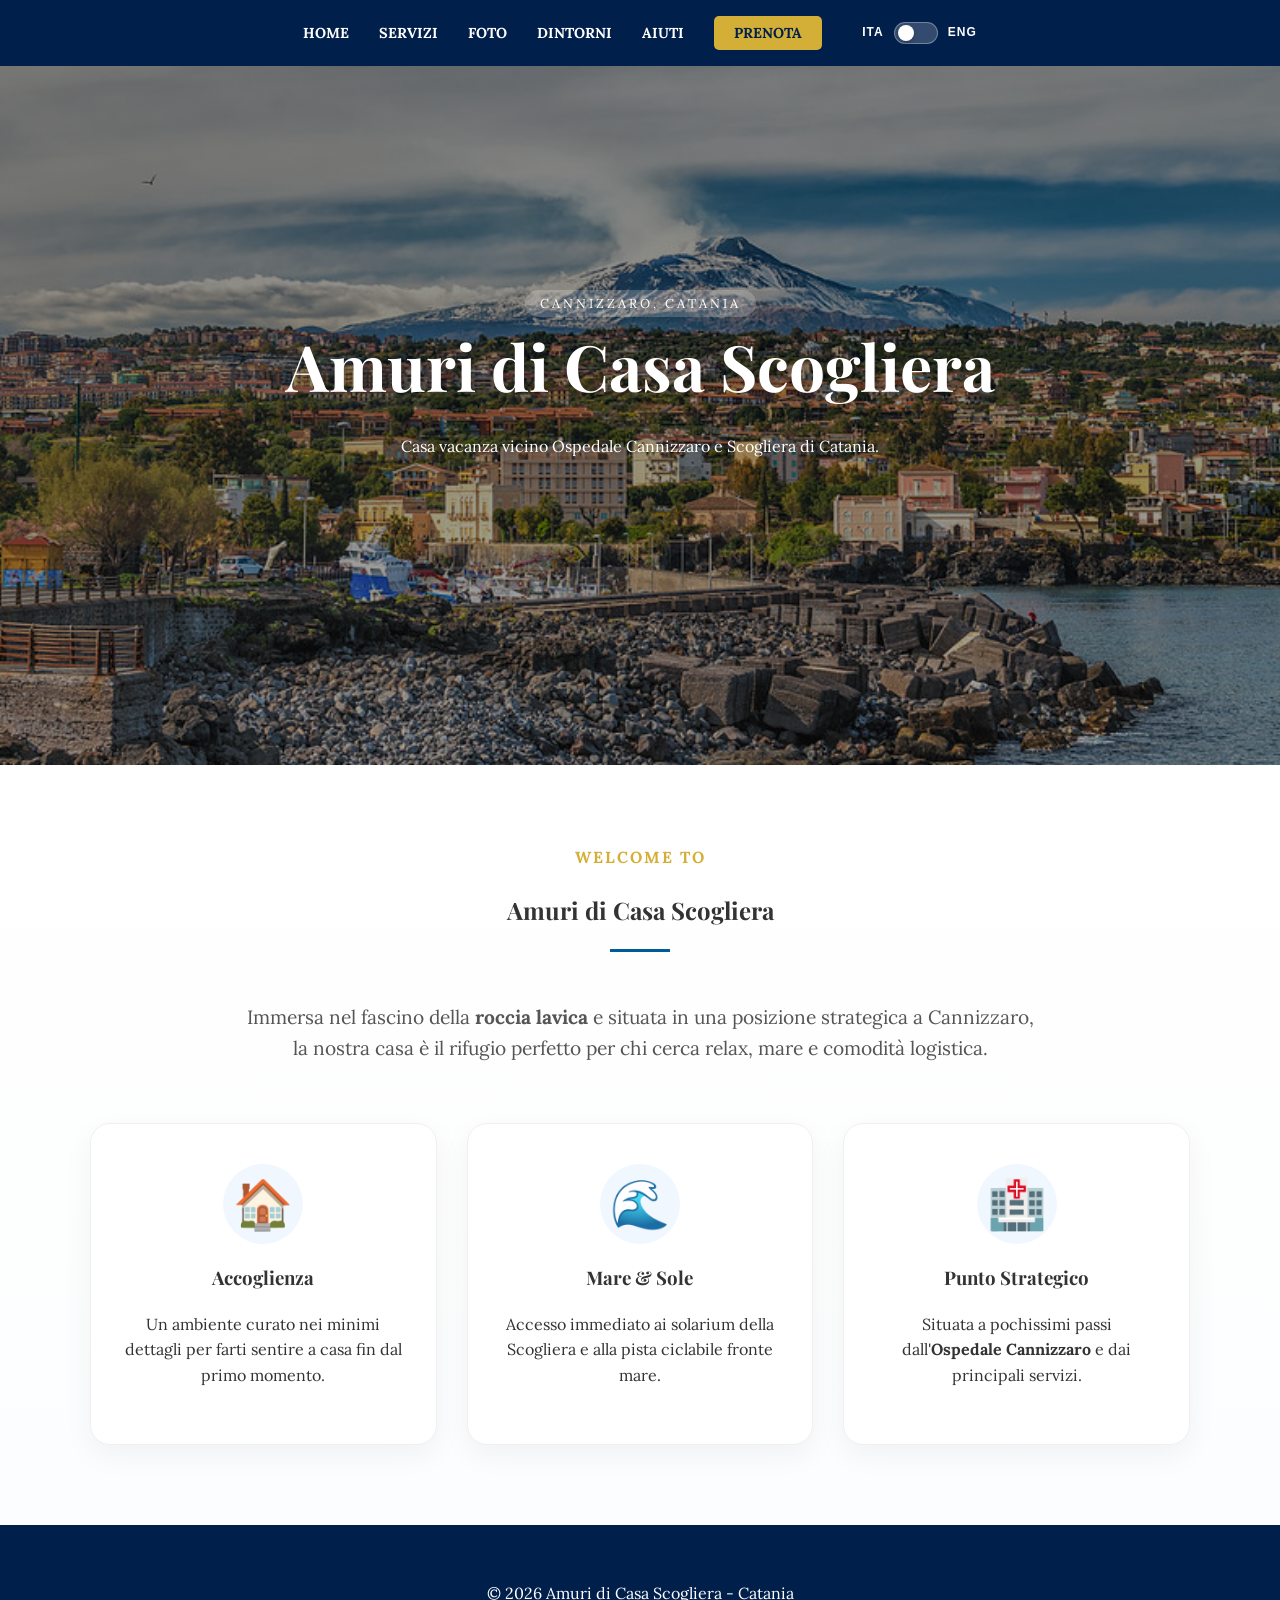
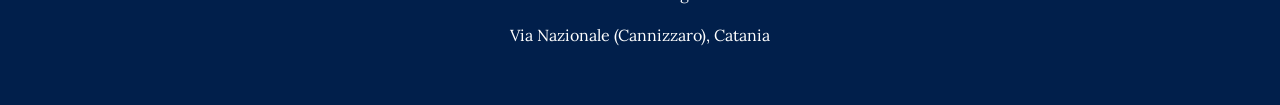
<file: index.html>
<!DOCTYPE html>
<html lang="it">

<head>
    <meta charset="UTF-8">
    <meta name="viewport" content="width=device-width, initial-scale=1.0">
    <title>Casa Vacanza vicino Ospedale Cannizzaro | Amuri di Casa Scogliera Catania</title>
    <meta name="description"
        content="Casa vacanza a Cannizzaro, Catania, a pochi minuti dall'Ospedale Cannizzaro. Amuri di Casa Scogliera: mare, comfort e posizione strategica per soggiorni brevi e lunghi.">
    <meta name="robots" content="index, follow">
    <link rel="canonical" href="/">
    <meta property="og:type" content="website">
    <meta property="og:locale" content="it_IT">
    <meta property="og:title" content="Casa Vacanza vicino Ospedale Cannizzaro | Amuri di Casa Scogliera Catania">
    <meta property="og:description"
        content="Soggiorna a Cannizzaro in una casa vacanza vicino all'Ospedale Cannizzaro e al mare della Scogliera di Catania.">
    <meta property="og:image" content="img/hero-mare.jpg">
    <meta name="twitter:card" content="summary_large_image">
    <meta name="twitter:title" content="Amuri di Casa Scogliera - Casa Vacanza a Cannizzaro">
    <meta name="twitter:description"
        content="Casa vacanza vicino Ospedale Cannizzaro e Scogliera di Catania, ideale per relax e soggiorni di supporto sanitario.">
    <link rel="stylesheet" href="css/style.css">
    <link
        href="https://fonts.googleapis.com/css2?family=Lora:wght@400;700&family=Playfair+Display:wght@700&display=swap"
        rel="stylesheet">
    <script type="application/ld+json">
        {
            "@context": "https://schema.org",
            "@type": "LodgingBusiness",
            "name": "Amuri di Casa Scogliera",
            "description": "Casa vacanza a Cannizzaro, Catania, vicino Ospedale Cannizzaro e Scogliera.",
            "telephone": "+39 3389144205",
            "address": {
                "@type": "PostalAddress",
                "streetAddress": "Via della Scogliera 13",
                "addressLocality": "Catania",
                "addressRegion": "CT",
                "postalCode": "95021",
                "addressCountry": "IT"
            }
        }
    </script>
</head>

<body>

    <div class="home-bg">
        <header class="site-header">
            <nav class="nav-container">
                <button type="button" class="hamburger" aria-label="Apri menu e servizi" aria-expanded="false"
                    onclick="toggleMenu()">
                    <span class="hamburger-icon" aria-hidden="true"><span></span><span></span><span></span></span>
                    <span class="hamburger-label">Menu e servizi</span>
                </button>
                <ul>
                    <li><a href="index.html">Home</a></li>
                    <li><a href="servizi.html">Servizi</a></li>
                    <li><a href="foto.html">Foto</a></li>
                    <li><a href="dintorni.html">Dintorni</a></li>
                    <li><a href="aiuti.html">Aiuti</a></li>
                    <li><a href="contatti.html" class="nav-cta">Prenota</a></li>
                </ul>

                <div class="language-switch notraslate" translate="no">
                    <span class="lang-label">ITA</span>
                    <label class="switch">
                        <input type="checkbox" id="lang-toggle" onclick="toggleLanguage()">
                        <span class="slider round"></span>
                    </label>
                    <span class="lang-label">ENG</span>
                </div>

                <div id="google_translate_element" style="display:none;"></div>
            </nav>
        </header>

        <div class="hero-text">
            <span class="hero-tag">Cannizzaro, Catania</span>
            <h1>Amuri di Casa Scogliera</h1>
            <p>Casa vacanza vicino Ospedale Cannizzaro e Scogliera di Catania.</p>
        </div>
    </div>

    <section class="full-description">
        <div class="description-content">
            <div class="section-title">
                <span class="subtitle">Welcome to</span>
                <h2>Amuri di Casa Scogliera</h2>
                <div class="divider"></div>
            </div>

            <p class="lead-text">
                Immersa nel fascino della <strong>roccia lavica</strong> e situata in una posizione strategica a
                Cannizzaro, la nostra casa è il rifugio perfetto per chi cerca relax, mare e comodità logistica.
            </p>

            <div class="features-grid">
                <div class="feature-card">
                    <div class="card-image-placeholder">🏠</div>
                    <div class="card-info">
                        <h3>Accoglienza</h3>
                        <p>Un ambiente curato nei minimi dettagli per farti sentire a casa fin dal primo momento.</p>
                    </div>
                </div>

                <div class="feature-card">
                    <div class="card-image-placeholder">🌊</div>
                    <div class="card-info">
                        <h3>Mare & Sole</h3>
                        <p>Accesso immediato ai solarium della Scogliera e alla pista ciclabile fronte mare.</p>
                    </div>
                </div>

                <div class="feature-card">
                    <div class="card-image-placeholder">🏥</div>
                    <div class="card-info">
                        <h3>Punto Strategico</h3>
                        <p>Situata a pochissimi passi dall'<strong>Ospedale Cannizzaro</strong> e dai principali
                            servizi.</p>
                    </div>
                </div>
            </div>
        </div>
    </section>

    <footer>
        <p>© 2026 Amuri di Casa Scogliera - Catania</p>
        <p>Via Nazionale (Cannizzaro), Catania</p>
    </footer>

    <script src="js/script.js"></script>
    <script src="https://translate.google.com/translate_a/element.js?cb=googleTranslateElementInit"></script>

</body>

</html>
</file>
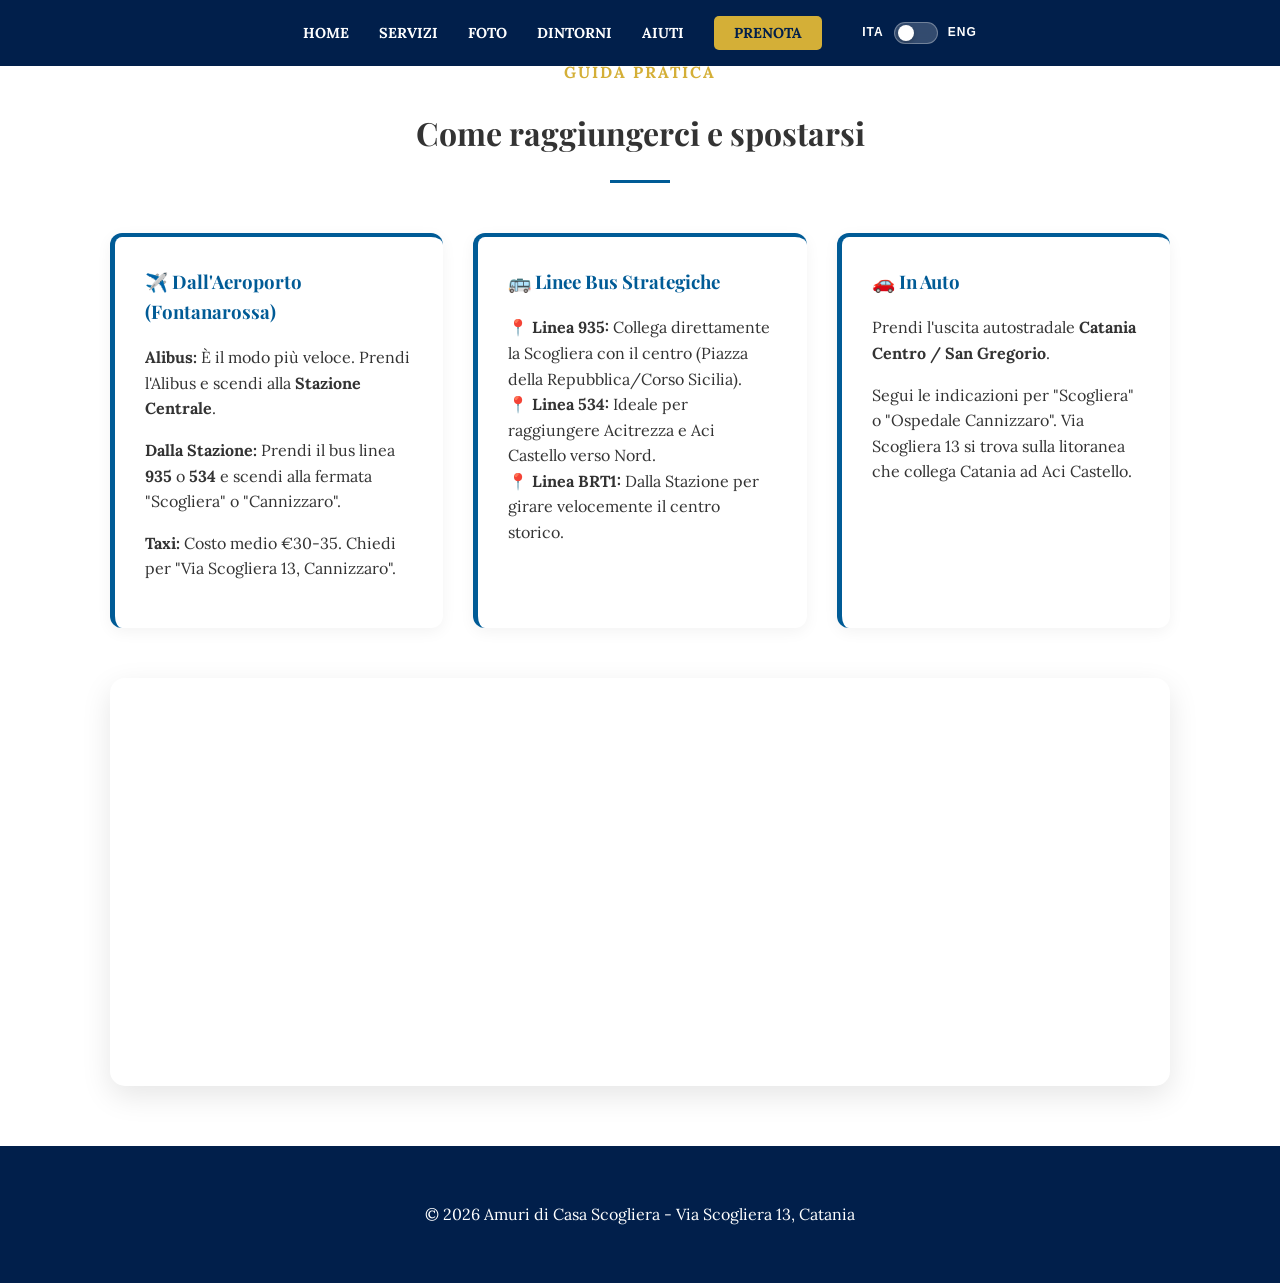
<file: aiuti.html>
<!DOCTYPE html>
<html lang="it">

<head>
    <meta charset="UTF-8">
    <meta name="viewport" content="width=device-width, initial-scale=1.0">
    <title>Come Raggiungerci a Cannizzaro | Amuri di Casa Scogliera</title>
    <meta name="description"
        content="Guida trasporti per raggiungere Amuri di Casa Scogliera a Cannizzaro: aeroporto, bus, auto e mappa per la casa vacanza vicino Ospedale Cannizzaro.">
    <meta name="robots" content="index, follow">
    <link rel="canonical" href="/aiuti.html">
    <meta property="og:type" content="website">
    <meta property="og:locale" content="it_IT">
    <meta property="og:title" content="Come Raggiungerci a Cannizzaro | Amuri di Casa Scogliera">
    <meta property="og:description"
        content="Informazioni utili su trasporti e spostamenti verso la casa vacanza in Via della Scogliera 13 a Catania.">
    <meta property="og:image" content="img/hero-mare.jpg">
    <meta name="twitter:card" content="summary_large_image">
    <link rel="stylesheet" href="css/style.css">
    <link
        href="https://fonts.googleapis.com/css2?family=Lora:wght@400;700&family=Playfair+Display:wght@700&display=swap"
        rel="stylesheet">
</head>

<body>
    <header class="site-header">
        <nav class="nav-container">
            <button type="button" class="hamburger" aria-label="Apri menu e servizi" aria-expanded="false"
                onclick="toggleMenu()">
                <span class="hamburger-icon" aria-hidden="true"><span></span><span></span><span></span></span>
                <span class="hamburger-label">Menu e servizi</span>
            </button>
            <ul>
                <li><a href="index.html">Home</a></li>
                <li><a href="servizi.html">Servizi</a></li>
                <li><a href="foto.html">Foto</a></li>
                <li><a href="dintorni.html">Dintorni</a></li>
                <li><a href="aiuti.html">Aiuti</a></li>
                <li><a href="contatti.html" class="nav-cta">Prenota</a></li>
            </ul>

            <div class="language-switch notraslate" translate="no">
                <span class="lang-label">ITA</span>
                <label class="switch">
                    <input type="checkbox" id="lang-toggle" onclick="toggleLanguage()">
                    <span class="slider round"></span>
                </label>
                <span class="lang-label">ENG</span>
            </div>

            <div id="google_translate_element" style="display:none;"></div>
        </nav>
    </header>

    <main style="max-width: 1100px; margin: 0 auto; padding: 60px 20px;">
        <div class="section-title" style="text-align: center; margin-bottom: 50px;">
            <span class="subtitle">Guida Pratica</span>
            <h1>Come raggiungerci e spostarsi</h1>
            <div class="divider"></div>
        </div>

        <div class="grid-container">
            <div class="grid-item">
                <h3>✈️ Dall'Aeroporto (Fontanarossa)</h3>
                <p><strong>Alibus:</strong> È il modo più veloce. Prendi l'Alibus e scendi alla <strong>Stazione
                        Centrale</strong>.</p>
                <p><strong>Dalla Stazione:</strong> Prendi il bus linea <strong>935</strong> o <strong>534</strong> e
                    scendi alla fermata "Scogliera" o "Cannizzaro".</p>
                <p><strong>Taxi:</strong> Costo medio €30-35. Chiedi per "Via Scogliera 13, Cannizzaro".</p>
            </div>

            <div class="grid-item">
                <h3>🚌 Linee Bus Strategiche</h3>
                <ul style="list-style: none; padding: 0;">
                    <li>📍 <strong>Linea 935:</strong> Collega direttamente la Scogliera con il centro (Piazza della
                        Repubblica/Corso Sicilia).</li>
                    <li>📍 <strong>Linea 534:</strong> Ideale per raggiungere Acitrezza e Aci Castello verso Nord.</li>
                    <li>📍 <strong>Linea BRT1:</strong> Dalla Stazione per girare velocemente il centro storico.</li>
                </ul>
            </div>

            <div class="grid-item">
                <h3>🚗 In Auto</h3>
                <p>Prendi l'uscita autostradale <strong>Catania Centro / San Gregorio</strong>.</p>
                <p>Segui le indicazioni per "Scogliera" o "Ospedale Cannizzaro". Via Scogliera 13 si trova sulla
                    litoranea che collega Catania ad Aci Castello.</p>
            </div>
        </div>

        <div style="margin-top: 50px; border-radius: 15px; overflow: hidden; box-shadow: 0 10px 30px rgba(0,0,0,0.1);">
            <iframe
                src="https://www.google.com/maps/embed?pb=!1m18!1m12!1m3!1d3164.332304892465!2d15.127818776472477!3d37.523616672049444!2m3!1f0!2f0!3f0!3m2!1i1024!2i768!4f13.1!3m3!1m2!1s0x1313fc6932450849%3A0x633d9c18406f0e21!2sVia%20Scogliera%2C%2013%2C%2095021%20Catania%20CT!5e0!3m2!1sit!2sit!4v1709310000000!5m2!1sit!2sit"
                width="100%" height="400" style="border:0;" allowfullscreen="" loading="lazy">
            </iframe>
        </div>
    </main>

    <footer>
        <p>© 2026 Amuri di Casa Scogliera - Via Scogliera 13, Catania</p>
    </footer>

    <script src="js/script.js"></script>
    <script src="https://translate.google.com/translate_a/element.js?cb=googleTranslateElementInit"></script>

</body>

</html>
</file>
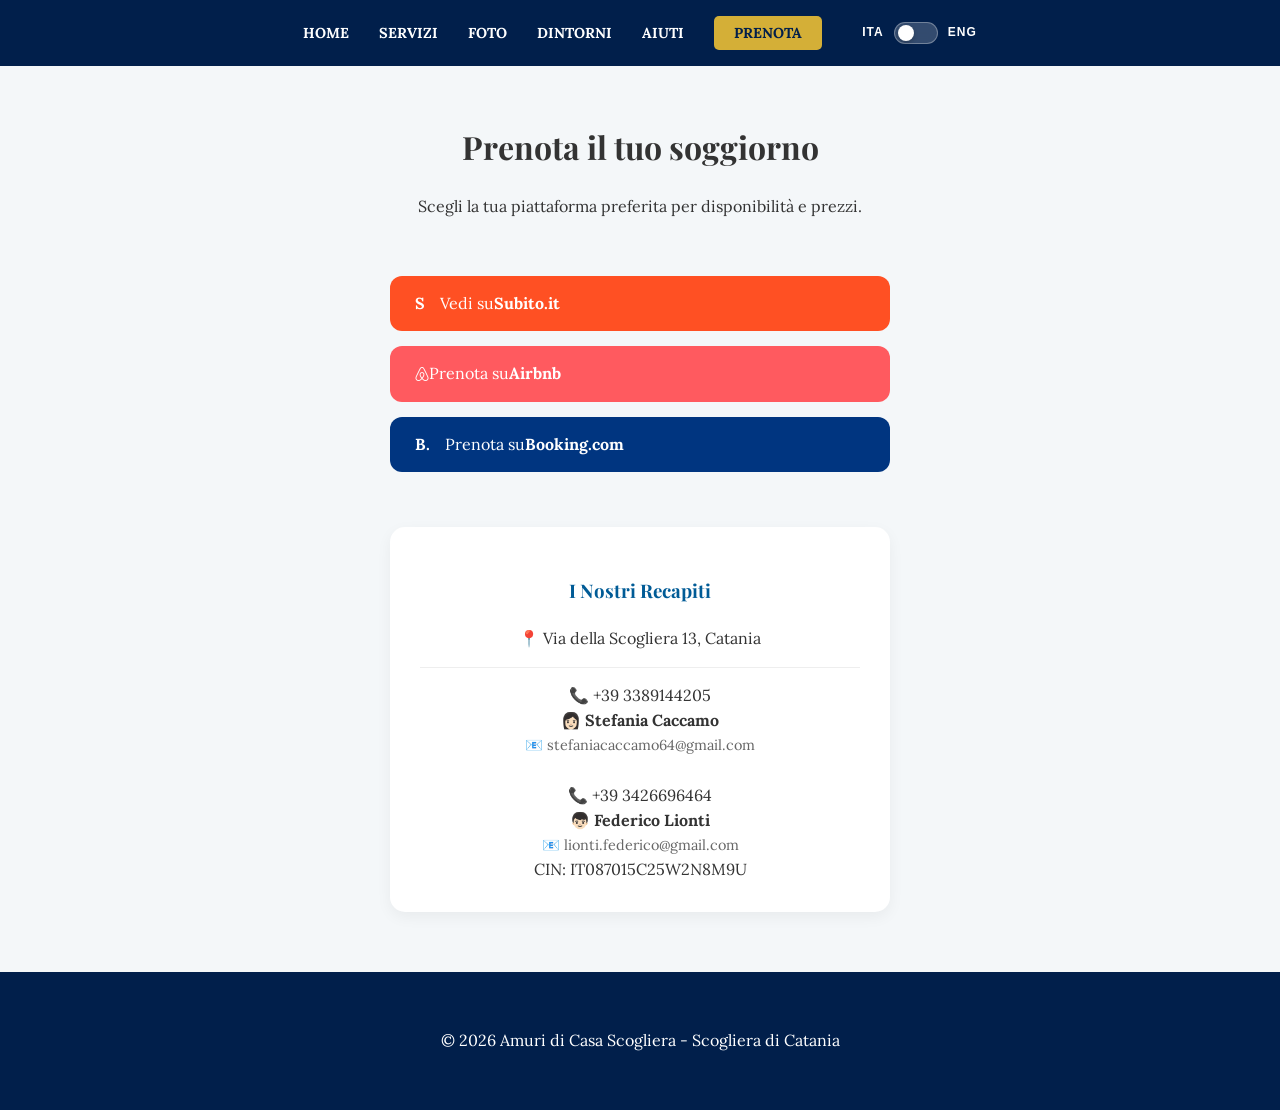
<file: contatti.html>
<!DOCTYPE html>
<html lang="it">

<head>
    <meta charset="UTF-8">
    <meta name="viewport" content="width=device-width, initial-scale=1.0">
    <title>Prenota Casa Vacanza a Cannizzaro | Amuri di Casa Scogliera</title>
    <meta name="description"
        content="Prenota Amuri di Casa Scogliera, casa vacanza a Cannizzaro vicino Ospedale Cannizzaro: contatti diretti, Airbnb, Booking.com e Subito.it.">
    <meta name="robots" content="index, follow">
    <link rel="canonical" href="/contatti.html">
    <meta property="og:type" content="website">
    <meta property="og:locale" content="it_IT">
    <meta property="og:title" content="Prenota Casa Vacanza a Cannizzaro | Amuri di Casa Scogliera">
    <meta property="og:description"
        content="Contatti e link di prenotazione per la casa vacanza vicino Ospedale Cannizzaro, a Catania.">
    <meta property="og:image" content="img/hero-mare.jpg">
    <meta name="twitter:card" content="summary_large_image">
    <link rel="stylesheet" href="css/style.css">
    <link
        href="https://fonts.googleapis.com/css2?family=Lora:wght@400;700&family=Playfair+Display:wght@700&display=swap"
        rel="stylesheet">
    <link rel="stylesheet" href="https://cdnjs.cloudflare.com/ajax/libs/font-awesome/6.0.0/css/all.min.css">
</head>

<body>

    <header class="site-header">
        <nav class="nav-container">
            <button type="button" class="hamburger" aria-label="Apri menu e servizi" aria-expanded="false"
                onclick="toggleMenu()">
                <span class="hamburger-icon" aria-hidden="true"><span></span><span></span><span></span></span>
                <span class="hamburger-label">Menu e servizi</span>
            </button>
            <ul>
                <li><a href="index.html">Home</a></li>
                <li><a href="servizi.html">Servizi</a></li>
                <li><a href="foto.html">Foto</a></li>
                <li><a href="dintorni.html">Dintorni</a></li>
                <li><a href="aiuti.html">Aiuti</a></li>
                <li><a href="contatti.html" class="nav-cta">Prenota</a></li>
            </ul>

            <div class="language-switch notraslate" translate="no">
                <span class="lang-label">ITA</span>
                <label class="switch">
                    <input type="checkbox" id="lang-toggle" onclick="toggleLanguage()">
                    <span class="slider round"></span>
                </label>
                <span class="lang-label">ENG</span>
            </div>

            <div id="google_translate_element" style="display:none;"></div>
        </nav>
    </header>

    <main class="booking-page">
        <div class="booking-header" style="text-align: center; padding: 40px 20px;">
            <h1>Prenota il tuo soggiorno</h1>
            <p>Scegli la tua piattaforma preferita per disponibilità e prezzi.</p>
        </div>

        <div class="booking-container">
            <a href="https://www.subito.it/case-vacanza/casa-vacanza-a-cannizzaro-scogliera-catania-636745253.htm"
                class="btn-booking subito" target="_blank" rel="noopener noreferrer">
                <span class="logo-s">S</span>
                <div class="btn-text"><span>Vedi su</span><strong>Subito.it</strong></div>
            </a>

            <a href="https://share.google/9N5dFF8wCfRVHGOCI" class="btn-booking airbnb" target="_blank"
                rel="noopener noreferrer">
                <i class="fab fa-airbnb"></i>
                <div class="btn-text"><span>Prenota su</span><strong>Airbnb</strong></div>
            </a>

            <a href="https://www.booking.com/Share-WO0ZqE" class="btn-booking booking" target="_blank"
                rel="noopener noreferrer">
                <span class="logo-b">B.</span>
                <div class="btn-text"><span>Prenota su</span><strong>Booking.com</strong></div>
            </a>

            <div class="info-box"
                style="margin-top: 40px; background: white; padding: 30px; border-radius: 15px; box-shadow: 0 5px 15px rgba(0,0,0,0.05);">
                <h3 style="color: var(--primary-blue); margin-bottom: 20px;">I Nostri Recapiti</h3>
                <div class="info-item" style="margin-bottom: 10px;">📍 Via della Scogliera 13, Catania</div>
                <hr style="border: 0; border-top: 1px solid #eee; margin: 15px 0;">
                <div class="info-item">📞 +39 3389144205</div>
                <div class="info-item">👩🏻 <strong>Stefania Caccamo</strong></div>
                <div class="info-item" style="font-size: 0.9rem; color: #666;">📧 stefaniacaccamo64@gmail.com</div>
                <br>
                <div class="info-item">📞 +39 3426696464</div>
                <div class="info-item">👦🏻 <strong>Federico Lionti</strong></div>
                <div class="info-item" style="font-size: 0.9rem; color: #666;">📧 lionti.federico@gmail.com</div>

                <div class="info-item">CIN: IT087015C25W2N8M9U</div>
            </div>
        </div>
    </main>

    <footer>
        <p>© 2026 Amuri di Casa Scogliera - Scogliera di Catania</p>
    </footer>

    <script src="js/script.js"></script>
    <script src="https://translate.google.com/translate_a/element.js?cb=googleTranslateElementInit"></script>
</body>

</html>
</file>
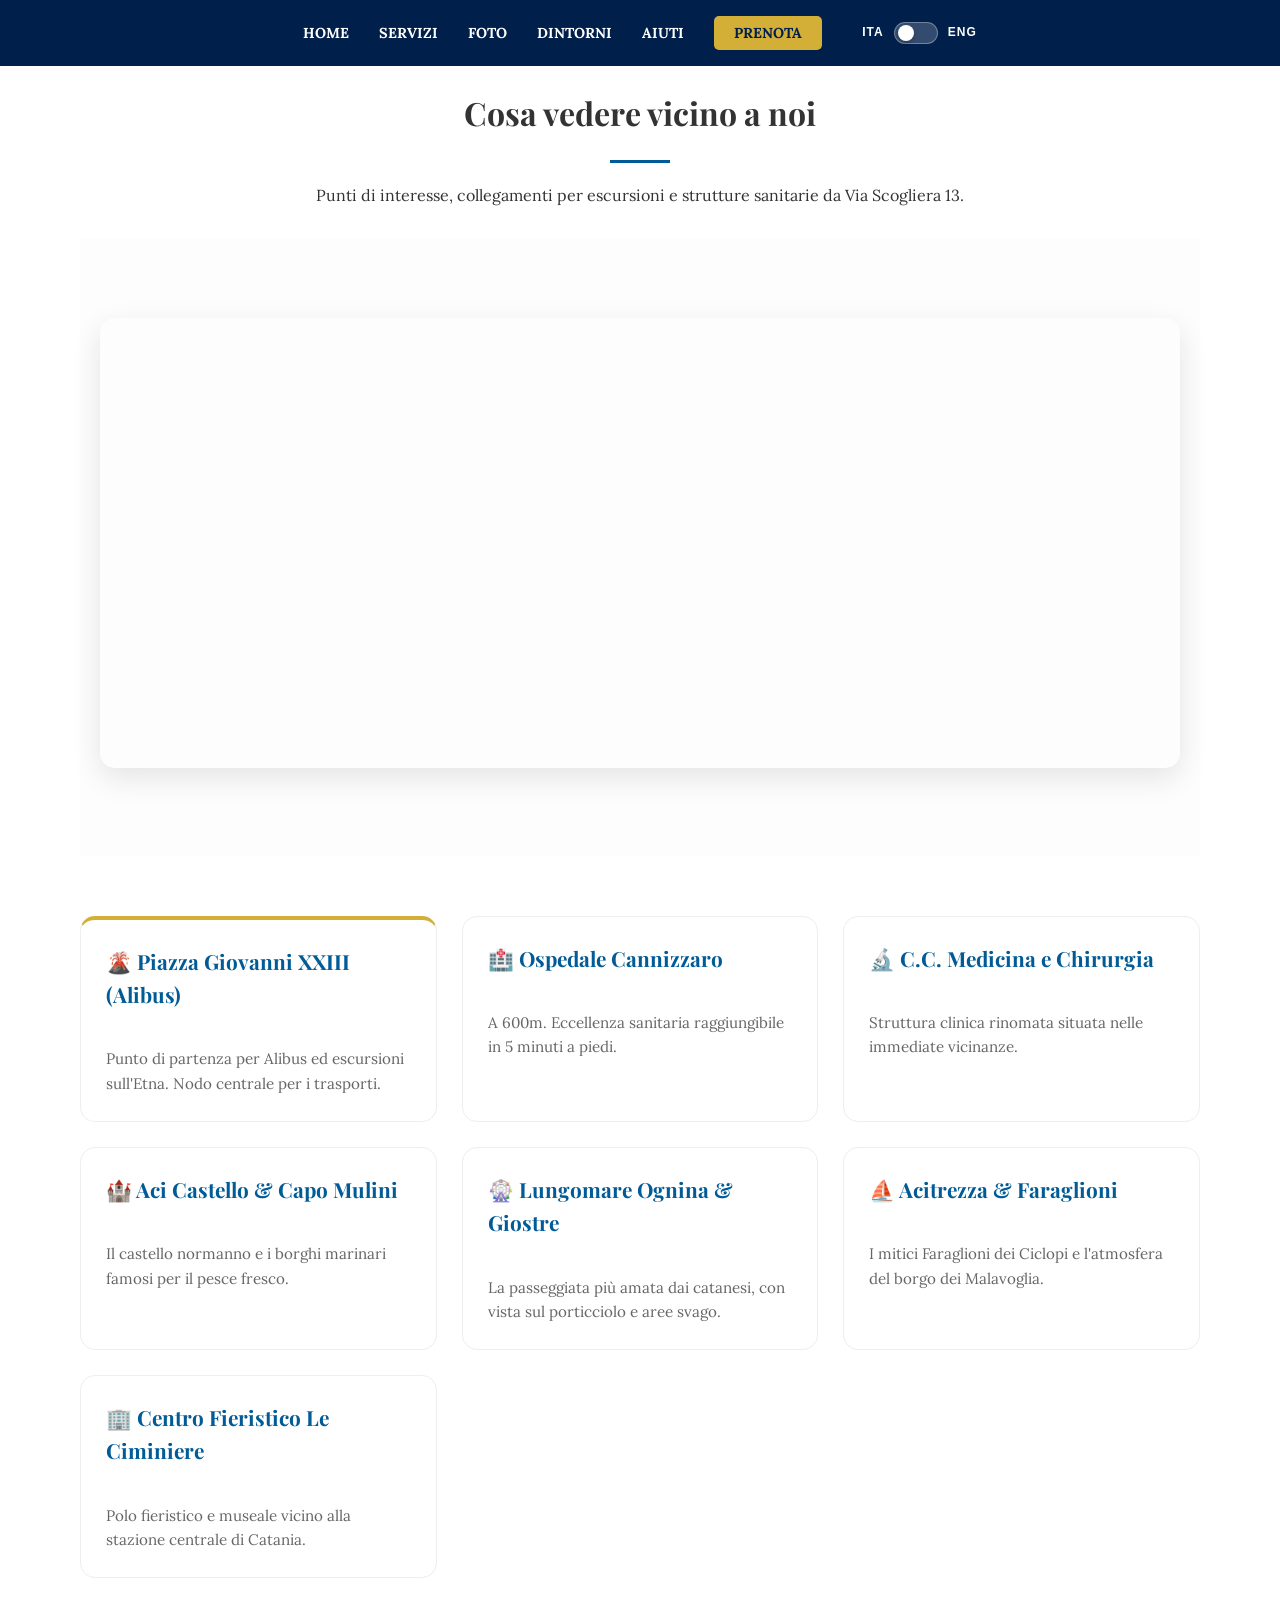
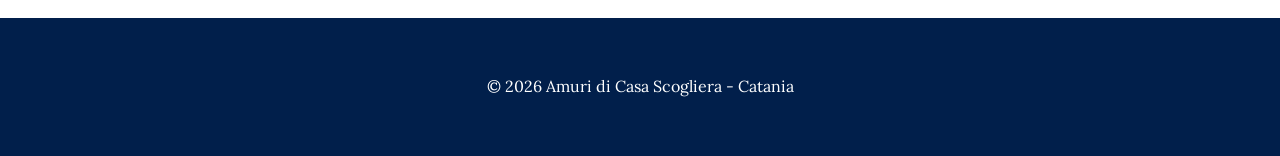
<file: dintorni.html>
<!DOCTYPE html>
<html lang="it">

<head>
    <meta charset="UTF-8">
    <meta name="viewport" content="width=device-width, initial-scale=1.0">
    <title>Cosa Vedere vicino Cannizzaro Catania | Amuri di Casa Scogliera</title>
    <meta name="description"
        content="Scopri i dintorni di Amuri di Casa Scogliera: Aci Castello, Acitrezza, Ognina e punti di interesse vicino Cannizzaro e Ospedale Cannizzaro.">
    <meta name="robots" content="index, follow">
    <link rel="canonical" href="/dintorni.html">
    <meta property="og:type" content="website">
    <meta property="og:locale" content="it_IT">
    <meta property="og:title" content="Cosa Vedere vicino Cannizzaro Catania">
    <meta property="og:description"
        content="Guida ai luoghi da visitare vicino la casa vacanza in Via della Scogliera 13, Catania.">
    <meta property="og:image" content="img/hero-mare.jpg">
    <meta name="twitter:card" content="summary_large_image">
    <link rel="stylesheet" href="css/style.css">
    <link
        href="https://fonts.googleapis.com/css2?family=Lora:wght@400;700&family=Playfair+Display:wght@700&display=swap"
        rel="stylesheet">
</head>

<body>
    <header class="site-header">
        <nav class="nav-container">
            <button type="button" class="hamburger" aria-label="Apri menu e servizi" aria-expanded="false"
                onclick="toggleMenu()">
                <span class="hamburger-icon" aria-hidden="true"><span></span><span></span><span></span></span>
                <span class="hamburger-label">Menu e servizi</span>
            </button>
            <ul>
                <li><a href="index.html">Home</a></li>
                <li><a href="servizi.html">Servizi</a></li>
                <li><a href="foto.html">Foto</a></li>
                <li><a href="dintorni.html">Dintorni</a></li>
                <li><a href="aiuti.html">Aiuti</a></li>
                <li><a href="contatti.html" class="nav-cta">Prenota</a></li>
            </ul>

            <div class="language-switch notraslate" translate="no">
                <span class="lang-label">ITA</span>
                <label class="switch">
                    <input type="checkbox" id="lang-toggle" onclick="toggleLanguage()">
                    <span class="slider round"></span>
                </label>
                <span class="lang-label">ENG</span>
            </div>

            <div id="google_translate_element" style="display:none;"></div>
        </nav>
    </header>

    <main style="max-width: 1200px; margin: 0 auto; padding: 40px;">
        <div class="section-title" style="text-align: center; margin-bottom: 30px;">
            <span class="subtitle">Esplora la Zona</span>
            <h1>Cosa vedere vicino a noi</h1>
            <div class="divider"></div>
            <p>Punti di interesse, collegamenti per escursioni e strutture sanitarie da Via Scogliera 13.</p>
        </div>

        <div class="map-section" style="margin-bottom: 60px;">
            <iframe width="100%" height="450"
                style="border:0; border-radius: 15px; box-shadow: 0 10px 30px rgba(0,0,0,0.1);" loading="lazy"
                allowfullscreen referrerpolicy="no-referrer-when-downgrade"
                src="https://www.google.com/maps/embed?pb=!1m18!1m12!1m3!1d3164.380424560731!2d15.122606876378453!3d37.52253302636599!2m3!1f0!2f0!3f0!3m2!1i1024!2i768!4f13.1!3m3!1m2!1s0x1313fcc771f28b21%3A0xc3f92d43e9974258!2sVia%20Scogliera%2C%2013%2C%2095021%20Aci%20Castello%20CT!5e0!3m2!1sit!2sit!4v1709144000000!5m2!1sit!2sit">
            </iframe>
        </div>

        <div class="tourist-guide">
            <div style="display: grid; grid-template-columns: repeat(auto-fit, minmax(300px, 1fr)); gap: 25px;">

                <a href="https://www.google.com/maps/search/?api=1&query=Piazza+Papa+Giovanni+XXIII+Catania"
                    target="_blank" rel="noopener noreferrer" style="text-decoration: none; color: inherit;">
                    <div class="attraction-card" style="border-top: 4px solid var(--accent-gold);">
                        <h3>🌋 Piazza Giovanni XXIII (Alibus)</h3>
                        <p>Punto di partenza per Alibus ed escursioni sull'Etna. Nodo centrale per i trasporti.</p>
                    </div>
                </a>

                <a href="https://www.google.com/maps/search/?api=1&query=Ospedale+Azienda+Ospedaliera+per+l'Emergenza+Cannizzaro"
                    target="_blank" rel="noopener noreferrer" style="text-decoration: none; color: inherit;">
                    <div class="attraction-card">
                        <h3>🏥 Ospedale Cannizzaro</h3>
                        <p>A 600m. Eccellenza sanitaria raggiungibile in 5 minuti a piedi.</p>
                    </div>
                </a>

                <a href="https://www.google.com/maps/search/?api=1&query=Centro+Catanese+di+Medicina+e+Chirurgia"
                    target="_blank" rel="noopener noreferrer" style="text-decoration: none; color: inherit;">
                    <div class="attraction-card">
                        <h3>🔬 C.C. Medicina e Chirurgia</h3>
                        <p>Struttura clinica rinomata situata nelle immediate vicinanze.</p>
                    </div>
                </a>

                <a href="https://www.google.com/maps/search/?api=1&query=Castello+Normanno+Aci+Castello" target="_blank"
                    rel="noopener noreferrer" style="text-decoration: none; color: inherit;">
                    <div class="attraction-card">
                        <h3>🏰 Aci Castello & Capo Mulini</h3>
                        <p>Il castello normanno e i borghi marinari famosi per il pesce fresco.</p>
                    </div>
                </a>

                <a href="https://www.google.com/maps/search/?api=1&query=Lungomare+di+Ognina+Catania" target="_blank"
                    rel="noopener noreferrer" style="text-decoration: none; color: inherit;">
                    <div class="attraction-card">
                        <h3>🎡 Lungomare Ognina & Giostre</h3>
                        <p>La passeggiata più amata dai catanesi, con vista sul porticciolo e aree svago.</p>
                    </div>
                </a>

                <a href="https://www.google.com/maps/search/?api=1&query=Faraglioni+di+Acitrezza" target="_blank"
                    rel="noopener noreferrer" style="text-decoration: none; color: inherit;">
                    <div class="attraction-card">
                        <h3>⛵ Acitrezza & Faraglioni</h3>
                        <p>I mitici Faraglioni dei Ciclopi e l'atmosfera del borgo dei Malavoglia.</p>
                    </div>
                </a>

                <a href="https://www.google.com/maps/search/?api=1&query=Le+Ciminiere+Catania" target="_blank"
                    rel="noopener noreferrer" style="text-decoration: none; color: inherit;">
                    <div class="attraction-card">
                        <h3>🏢 Centro Fieristico Le Ciminiere</h3>
                        <p>Polo fieristico e museale vicino alla stazione centrale di Catania.</p>
                    </div>
                </a>

            </div>
        </div>
    </main>

    <footer>
        <p>© 2026 Amuri di Casa Scogliera - Catania</p>
    </footer>

    <script src="js/script.js"></script>
    <script src="https://translate.google.com/translate_a/element.js?cb=googleTranslateElementInit"></script>

</body>

</html>
</file>
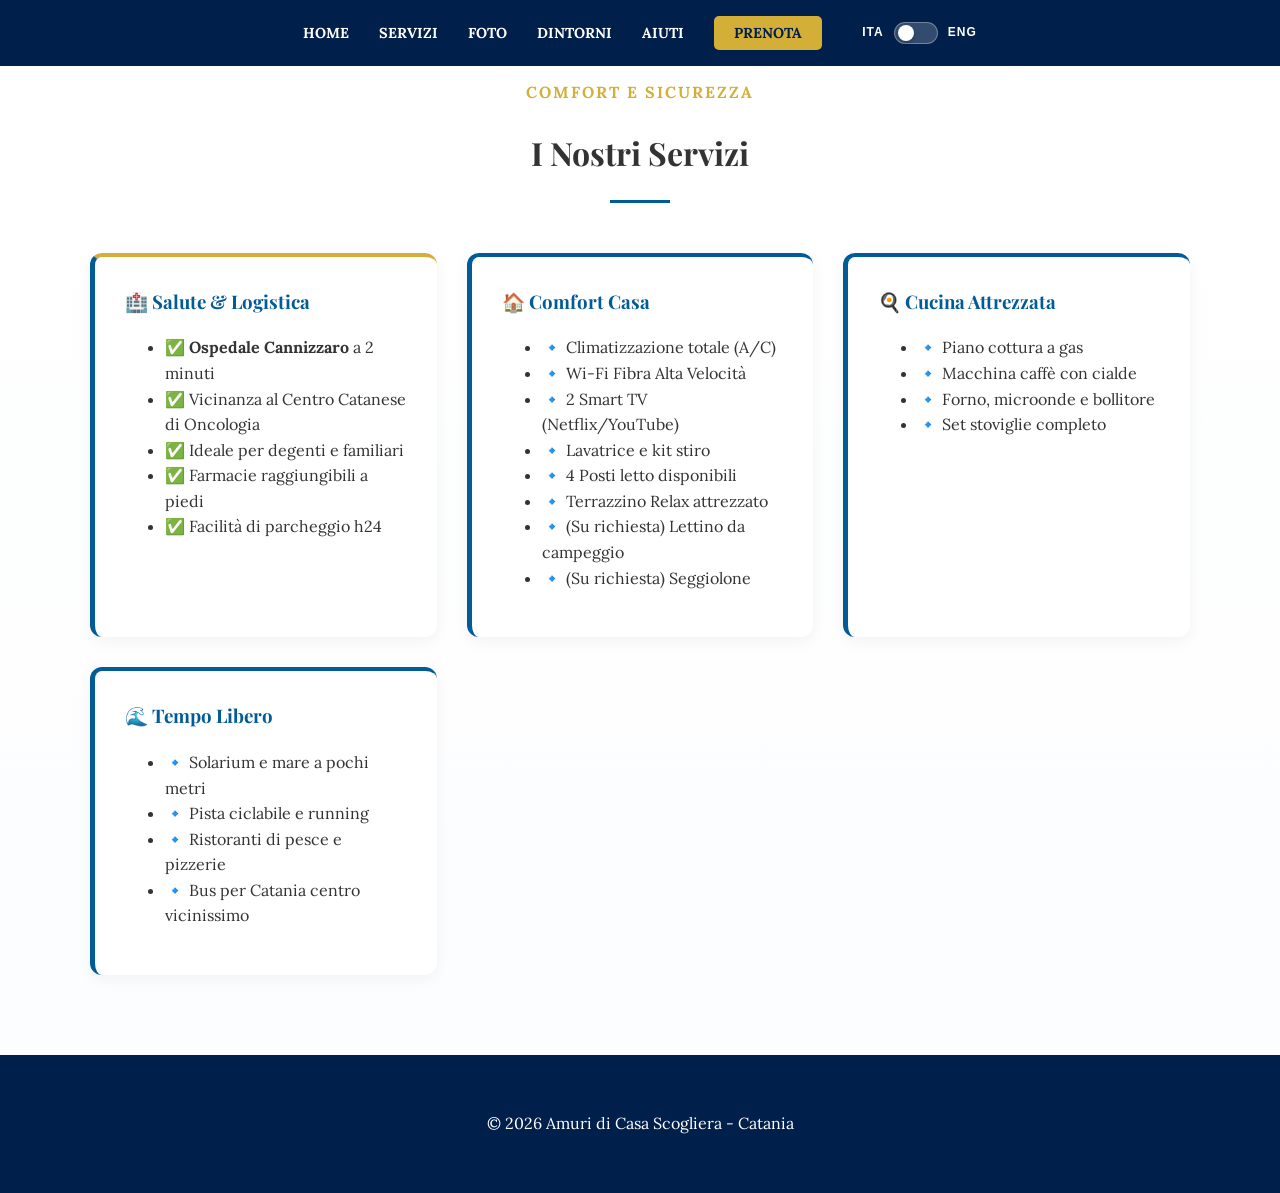
<file: servizi.html>
<!DOCTYPE html>
<html lang="it">

<head>
    <meta charset="UTF-8">
    <meta name="viewport" content="width=device-width, initial-scale=1.0">
    <title>Servizi Casa Vacanza Cannizzaro Catania | Amuri di Casa Scogliera</title>
    <meta name="description"
        content="Scopri i servizi di Amuri di Casa Scogliera: casa vacanza a Cannizzaro con Wi-Fi, climatizzazione, cucina completa e vicinanza all'Ospedale Cannizzaro.">
    <meta name="robots" content="index, follow">
    <link rel="canonical" href="/servizi.html">
    <meta property="og:type" content="website">
    <meta property="og:locale" content="it_IT">
    <meta property="og:title" content="Servizi Casa Vacanza Cannizzaro Catania">
    <meta property="og:description"
        content="Comfort, logistica e posizione strategica vicino Ospedale Cannizzaro e Scogliera di Catania.">
    <meta property="og:image" content="img/hero-mare.jpg">
    <meta name="twitter:card" content="summary_large_image">
    <link rel="stylesheet" href="css/style.css">
    <link
        href="https://fonts.googleapis.com/css2?family=Lora:wght@400;700&family=Playfair+Display:wght@700&display=swap"
        rel="stylesheet">
</head>

<body>

    <header class="site-header">
        <nav class="nav-container">
            <button type="button" class="hamburger" aria-label="Apri menu e servizi" aria-expanded="false"
                onclick="toggleMenu()">
                <span class="hamburger-icon" aria-hidden="true"><span></span><span></span><span></span></span>
                <span class="hamburger-label">Menu e servizi</span>
            </button>
            <ul>
                <li><a href="index.html">Home</a></li>
                <li><a href="servizi.html">Servizi</a></li>
                <li><a href="foto.html">Foto</a></li>
                <li><a href="dintorni.html">Dintorni</a></li>
                <li><a href="aiuti.html">Aiuti</a></li>
                <li><a href="contatti.html" class="nav-cta">Prenota</a></li>
            </ul>

            <div class="language-switch notraslate" translate="no">
                <span class="lang-label">ITA</span>
                <label class="switch">
                    <input type="checkbox" id="lang-toggle" onclick="toggleLanguage()">
                    <span class="slider round"></span>
                </label>
                <span class="lang-label">ENG</span>
            </div>

            <div id="google_translate_element" style="display:none;"></div>
        </nav>
    </header>

    <main class="full-description">
        <div class="description-content">
            <div class="section-title">
                <span class="subtitle">Comfort e Sicurezza</span>
                <h1>I Nostri Servizi</h1>
                <div class="divider"></div>
            </div>

            <div class="grid-container">
                <div class="grid-item" style="border-top-color: var(--accent-gold);">
                    <h3>🏥 Salute & Logistica</h3>
                    <ul>
                        <li>✅ <strong>Ospedale Cannizzaro</strong> a 2 minuti</li>
                        <li>✅ Vicinanza al Centro Catanese di Oncologia</li>
                        <li>✅ Ideale per degenti e familiari</li>
                        <li>✅ Farmacie raggiungibili a piedi</li>
                        <li>✅ Facilità di parcheggio h24</li>
                    </ul>
                </div>

                <div class="grid-item">
                    <h3>🏠 Comfort Casa</h3>
                    <ul>
                        <li>🔹 Climatizzazione totale (A/C)</li>
                        <li>🔹 Wi-Fi Fibra Alta Velocità</li>
                        <li>🔹 2 Smart TV (Netflix/YouTube)</li>
                        <li>🔹 Lavatrice e kit stiro</li>
                        <li>🔹 4 Posti letto disponibili</li>
                        <li>🔹 Terrazzino Relax attrezzato</li>
                        <li>🔹 (Su richiesta) Lettino da campeggio</li>
                        <li>🔹 (Su richiesta) Seggiolone</li>
                    </ul>
                </div>

                <div class="grid-item">
                    <h3>🍳 Cucina Attrezzata</h3>
                    <ul>
                        <li>🔹 Piano cottura a gas</li>
                        <li>🔹 Macchina caffè con cialde</li>
                        <li>🔹 Forno, microonde e bollitore</li>
                        <li>🔹 Set stoviglie completo</li>
                    </ul>
                </div>

                <div class="grid-item">
                    <h3>🌊 Tempo Libero</h3>
                    <ul>
                        <li>🔹 Solarium e mare a pochi metri</li>
                        <li>🔹 Pista ciclabile e running</li>
                        <li>🔹 Ristoranti di pesce e pizzerie</li>
                        <li>🔹 Bus per Catania centro vicinissimo</li>
                    </ul>
                </div>
            </div>
        </div>
    </main>

    <footer>
        <p>© 2026 Amuri di Casa Scogliera - Catania</p>
    </footer>

    <script src="js/script.js"></script>
    <script src="https://translate.google.com/translate_a/element.js?cb=googleTranslateElementInit"></script>

</body>

</html>
</file>
<file: css/style.css>
/* =========================================
   1. VARIABILI E RESET
   ========================================= */
:root {
    --primary-blue: #005B96;
    --light-blue: #B3CDE0;
    --dark-footer: #011F4B;
    --accent-gold: #D4AF37;
    --white: #FFFFFF;
    --text-dark: #333333;
}

* {
    box-sizing: border-box;
}

body {
    margin: 0;
    font-family: 'Lora', serif;
    color: var(--text-dark);
    background-color: var(--white);
    line-height: 1.6;
    overflow-x: hidden;
    top: 0px !important;
    position: static !important;
}

h1,
h2,
h3 {
    font-family: 'Playfair Display', serif;
}

/* =========================================
   2. HEADER E NAVIGAZIONE
   ========================================= */
header.site-header {
    position: absolute;
    top: 0;
    width: 100%;
    z-index: 1000;
    background: var(--dark-footer);
}

.nav-container {
    display: flex;
    justify-content: center;
    padding: 20px;
}

nav ul {
    list-style: none;
    display: flex;
    gap: 30px;
    margin: 0;
    padding: 0;
}

nav a {
    color: var(--white);
    text-decoration: none;
    font-weight: bold;
    text-transform: uppercase;
    font-size: 0.9rem;
    transition: 0.3s;
}

nav a:hover {
    color: var(--light-blue);
}

/* pulsante hamburger per mobile */
.hamburger {
    display: none;
    /* solo su desktop rimane nascosto */
    align-items: center;
    gap: 10px;
    background: transparent;
    border: none;
    cursor: pointer;
    padding: 0;
}

.hamburger-icon {
    display: flex;
    flex-direction: column;
    justify-content: space-between;
    width: 30px;
    height: 22px;
}

.hamburger-icon span {
    display: block;
    height: 3px;
    background: var(--white);
    border-radius: 2px;
    transition: transform .3s, opacity .3s;
}

.hamburger-label {
    color: var(--white);
    font-family: 'Lora', serif;
    font-size: 0.85rem;
    font-weight: 700;
    letter-spacing: 0.4px;
    text-transform: uppercase;
    line-height: 1;
}

.hamburger.open .hamburger-icon span:nth-child(1) {
    transform: translateY(9px) rotate(45deg);
}

.hamburger.open .hamburger-icon span:nth-child(2) {
    opacity: 0;
}

.hamburger.open .hamburger-icon span:nth-child(3) {
    transform: translateY(-9px) rotate(-45deg);
}

.nav-cta {
    background: var(--accent-gold);
    padding: 8px 20px;
    border-radius: 5px;
    color: var(--dark-footer) !important;
}

/* =========================================
   3. HERO SECTION - SFONDO ABBASSATO SUL MARE
   ========================================= */
.home-bg {
    /* Zoom 130% e posizione BOTTOM per inquadrare il mare ed eliminare il cielo in eccesso */
    background: linear-gradient(rgba(0, 0, 0, 0.5), rgba(0, 0, 0, 0.3)),
        url('../img/hero-mare.jpg') no-repeat center bottom / 130%;
    height: 85vh;
    display: flex;
    flex-direction: column;
    justify-content: center;
    align-items: center;
    color: var(--white);
    text-align: center;
    background-attachment: fixed;
    overflow: visible;
    /* consente al menu assoluto di uscire */
}

.hero-tag {
    text-transform: uppercase;
    letter-spacing: 3px;
    font-size: 0.8rem;
    background: rgba(255, 255, 255, 0.2);
    padding: 5px 15px;
    border-radius: 50px;
    margin-bottom: 20px;
}

.hero-text h1 {
    font-size: clamp(2.5rem, 8vw, 4rem);
    text-shadow: 2px 2px 10px rgba(0, 0, 0, 0.3);
    margin: 0;
}

/* =========================================
   4. SEZIONE CARDS E SERVIZI
   ========================================= */
.full-description {
    padding: 80px 20px;
    background: linear-gradient(to bottom, #ffffff, #fcfdfe);
}

.description-content {
    max-width: 1100px;
    margin: auto;
}

.section-title {
    text-align: center;
    margin-bottom: 50px;
}

.subtitle {
    color: var(--accent-gold);
    text-transform: uppercase;
    font-weight: bold;
    letter-spacing: 2px;
}

.divider {
    width: 60px;
    height: 3px;
    background: var(--primary-blue);
    margin: 20px auto;
}

.lead-text {
    text-align: center;
    font-size: 1.2rem;
    max-width: 800px;
    margin: 0 auto 60px;
    color: #555;
}

/* Griglia Servizi */
.grid-container {
    display: grid;
    grid-template-columns: repeat(auto-fit, minmax(280px, 1fr));
    gap: 30px;
    max-width: 1100px;
    margin: auto;
}

.grid-item {
    background: #f9fbfd;
    padding: 30px;
    border-radius: 15px;
    border-top: 4px solid var(--primary-blue);
    box-shadow: 0 5px 15px rgba(0, 0, 0, 0.05);
}

/* Card Home Page */
.features-grid {
    display: grid;
    grid-template-columns: repeat(auto-fit, minmax(280px, 1fr));
    gap: 30px;
}

.feature-card {
    background: var(--white);
    padding: 40px 30px;
    border-radius: 20px;
    text-align: center;
    transition: 0.4s;
    border: 1px solid #f0f0f0;
    box-shadow: 0 10px 30px rgba(0, 0, 0, 0.05);
}

.feature-card:hover {
    transform: translateY(-10px);
    box-shadow: 0 20px 40px rgba(0, 91, 150, 0.1);
}

.card-image-placeholder {
    font-size: 3rem;
    margin-bottom: 20px;
    background: #f0f7ff;
    width: 80px;
    height: 80px;
    line-height: 80px;
    border-radius: 50%;
    margin: 0 auto;
}

/* =========================================
   5. PAGINA PRENOTA (BOTTONI)
   ========================================= */
.booking-page {
    padding: 60px 20px;
    background: #f4f7f9;
    min-height: 70vh;
    text-align: center;
}

.booking-container {
    max-width: 500px;
    margin: auto;
    display: flex;
    flex-direction: column;
    gap: 15px;
}

.btn-booking {
    display: flex;
    align-items: center;
    padding: 15px 25px;
    border-radius: 12px;
    text-decoration: none;
    color: white;
    transition: 0.3s;
}

.subito {
    background: #ff5023;
}

.airbnb {
    background: #FF5A5F;
}

.booking {
    background: #003580;
}

.logo-s,
.logo-b {
    margin-right: 15px;
    font-weight: bold;
}

footer {
    background: var(--dark-footer);
    color: white;
    text-align: center;
    padding: 40px;
}

/* =========================================
   6. PAGINA DINTORNI (MAPPA E GUIDA)
   ========================================= */

/* Sezione Mappa Interattiva */
.map-section {
    padding: 80px 20px;
    text-align: center;
    background: #fdfdfd;
}

.map-container {
    position: relative;
    max-width: 1000px;
    margin: 50px auto;
    background: #e3f2fd;
    /* Richiamo colore mare per l'area mappa */
    height: 500px;
    border-radius: 20px;
    box-shadow: inset 0 0 20px rgba(0, 0, 0, 0.05), 0 10px 30px rgba(0, 0, 0, 0.1);
    overflow: hidden;
    border: 4px solid white;
}

/* La Vignetta (Pin cliccabile) */
.vignetta {
    position: absolute;
    background: var(--white);
    padding: 10px 15px;
    border-radius: 12px;
    box-shadow: 0 4px 15px rgba(0, 0, 0, 0.15);
    text-decoration: none;
    color: var(--primary-blue);
    font-weight: bold;
    display: flex;
    flex-direction: column;
    align-items: center;
    transition: transform 0.3s ease, background 0.3s, color 0.3s;
    cursor: pointer;
    border: 1px solid var(--light-blue);
    z-index: 2;
}

.vignetta:hover {
    transform: scale(1.1) translateY(-5px);
    z-index: 10;
    background: var(--primary-blue);
    color: var(--white);
}

.vignetta span {
    font-size: 0.85rem;
    white-space: nowrap;
}

/* Posizionamento delle vignette (Esempi di classi da usare nel HTML) */
.pos-casa {
    top: 50%;
    left: 50%;
    background: var(--accent-gold);
    color: var(--white);
    border: 2px solid var(--white);
}

/* Iframe Mappa Standard (se usi Google Maps Embed) */
.map-iframe-wrapper {
    margin-bottom: 60px;
    border-radius: 15px;
    overflow: hidden;
    box-shadow: 0 10px 30px rgba(0, 0, 0, 0.1);
}

.map-iframe-wrapper iframe {
    width: 100%;
    height: 450px;
    border: 0;
    display: block;
}

/* Griglia Attrazioni / Guide */
.tourist-guide {
    margin-top: 40px;
}

.attraction-card {
    background: var(--white);
    padding: 25px;
    border-radius: 15px;
    border: 1px solid #eee;
    transition: 0.3s;
    text-align: left;
    height: 100%;
    display: flex;
    flex-direction: column;
}

.attraction-card:hover {
    border-color: var(--primary-blue);
    box-shadow: 0 10px 25px rgba(0, 0, 0, 0.05);
}

.attraction-card h3 {
    color: var(--primary-blue);
    margin-top: 0;
    font-size: 1.3rem;
    display: flex;
    align-items: center;
    gap: 10px;
}

.attraction-card p {
    color: #666;
    font-size: 0.95rem;
    margin-bottom: 0;
}


.grid-container {
    display: grid;
    grid-template-columns: repeat(auto-fit, minmax(300px, 1fr));
    gap: 30px;
    margin-top: 40px;
}

.grid-item {
    background: #fff;
    padding: 30px;
    border-radius: 12px;
    box-shadow: 0 4px 15px rgba(0, 0, 0, 0.05);
    border-left: 5px solid var(--primary-blue);
}

.grid-item h3 {
    margin-top: 0;
    color: var(--primary-blue);
}

/* Allineamento del selettore lingua nel menu */
.nav-container {
    display: flex;
    align-items: center;
    /* Centra verticalmente il menu e il traduttore */
    justify-content: center;
    flex-wrap: wrap;
    gap: 20px;
}

/* Nasconde la barra superiore di Google (opzionale per pulizia estetica) */
.goog-te-banner-frame.skiptranslate {
    display: none !important;
}

body {
    top: 0px !important;
}

/* =========================================
   7. SWITCH LINGUA IPHONE STYLE (TRASPARENTE)
   ========================================= */

/* Container dello switch */
.language-switch {
    display: flex;
    align-items: center;
    gap: 10px;
    margin-left: 20px;
}

.lang-label {
    color: var(--white);
    font-size: 0.75rem;
    font-weight: bold;
    font-family: sans-serif;
    letter-spacing: 1px;
}

/* Struttura base dello switch */
.switch {
    position: relative;
    display: inline-block;
    width: 44px;
    height: 22px;
}

.switch input {
    opacity: 0;
    width: 0;
    height: 0;
}

/* Lo sfondo dello switch (Effetto Vetro) */
.slider {
    position: absolute;
    cursor: pointer;
    top: 0;
    left: 0;
    right: 0;
    bottom: 0;
    background-color: rgba(255, 255, 255, 0.2);
    backdrop-filter: blur(5px);
    transition: .4s;
    border: 1px solid rgba(255, 255, 255, 0.3);
    border-radius: 34px;
}

/* Il pallino dello switch */
.slider:before {
    position: absolute;
    content: "";
    height: 16px;
    width: 16px;
    left: 3px;
    bottom: 2px;
    background-color: white;
    transition: .4s;
    box-shadow: 0 2px 4px rgba(0, 0, 0, 0.2);
    border-radius: 50%;
}

/* Quando attivato (ENG) - Verde iPhone */
input:checked+.slider {
    background-color: rgba(46, 204, 113, 0.6);
}

input:checked+.slider:before {
    transform: translateX(20px);
}


/* BLOCCO TOTALE BARRA GOOGLE */
html {
    padding-top: 0px !important;
}

body {
    top: 0px !important;
    position: static !important;
}

/* Rende invisibili tutti i componenti che Google inietta nel sito */
.goog-te-banner-frame,
.goog-te-banner,
.skiptranslate,
#goog-gt-tt,
.goog-te-balloon-frame,
.goog-te-gadget-icon {
    display: none !important;
    visibility: hidden !important;
}

/* Nasconde il widget originale (che serve per far funzionare lo script) */
#google_translate_element {
    display: none !important;
}

/* Toglie l'effetto evidenziatore sui testi tradotti */
.goog-text-highlight {
    background-color: transparent !important;
    box-shadow: none !important;
    border: none !important;
}

/* =========================================
   8. FIX DEFINITIVI PER MOBILE E TABLET
   ========================================= */
@media (max-width: 768px) {

    /* hamburger visibile su mobile, nav chiusa di default */
    .hamburger {
        display: flex;
    }

    .nav-container {
        padding: 10px;
        flex-direction: column;
        position: relative;
        /* necessario per il menu assoluto */
        /* Mette nav e switch lingua uno sotto l'altro */
    }

    .nav-container ul {
        display: none;
        position: absolute;
        top: 100%;
        left: 0;
        right: 0;
        flex-direction: column;
        gap: 8px;
        /* Spazio ridotto tra le voci */
        padding: 15px 0;
        text-align: center;
        width: 100%;
        background: var(--dark-footer);
        z-index: 1002;
        max-height: calc(100vh - 60px);
        /* evita che superi viewport */
        overflow-y: auto;
    }

    .nav-container ul.open {
        display: flex;
    }

    /* Navigazione: Testi centrati e più compatti */

    nav a {
        font-size: 0.8rem !important;
        /* Leggermente più grande del 0.75 per leggibilità */
        display: block;
        padding: 5px 0;
    }

    header.site-header {
        position: relative;
        /* Non copre la Hero su mobile */
        background: var(--dark-footer);
        z-index: 1001;
        /* sopra tutto per visualizzare il menu */
    }

    /* Hero: Adattamento proporzioni */
    .home-bg {
        height: 55vh;
        /* Ancora un po' più bassa per usabilità */
        background-attachment: scroll !important;
        /* Fix obbligatorio per iOS */
        background-size: cover !important;
        background-position: center center !important;
    }

    /* Cards: Riduzione padding per schermi stretti */
    .feature-card {
        padding: 25px 15px;
    }

    /* Galleria e Media: Altezze umane */
    #main-img {
        height: 280px !important;
    }

    .nav-arrow {
        padding: 8px 12px;
        font-size: 16px;
    }

    .map-section iframe,
    main iframe {
        height: 280px !important;
    }

    /* Switch Lingua: Centrato sotto il menu */
    .language-switch {
        margin: 10px 0;
        justify-content: center;
        width: 100%;
    }
}

/* Container per il video, simile alla galleria */
.video-container {
    max-width: 900px;
    margin: 40px auto;
    /* Spazio sotto la galleria */
    padding: 0 20px;
    /* Margine laterale su mobile */
    text-align: center;
}

.video-wrapper {
    position: relative;
    background: #000;
    border-radius: 15px;
    overflow: hidden;
    box-shadow: 0 10px 30px rgba(0, 0, 0, 0.3);
    line-height: 0;
    /* Rimuove spazi vuoti sotto il video */
}

video {
    width: 100%;
    height: auto;
    /* Fondamentale per mantenere le proporzioni su mobile */
    display: block;
}

/* Titolo opzionale per la sezione video */
.video-title {
    color: #4A3728;
    /* Colore cioccolato come il resto del sito */
    margin-bottom: 20px;
    font-family: 'Lora', serif;
}
</file>
